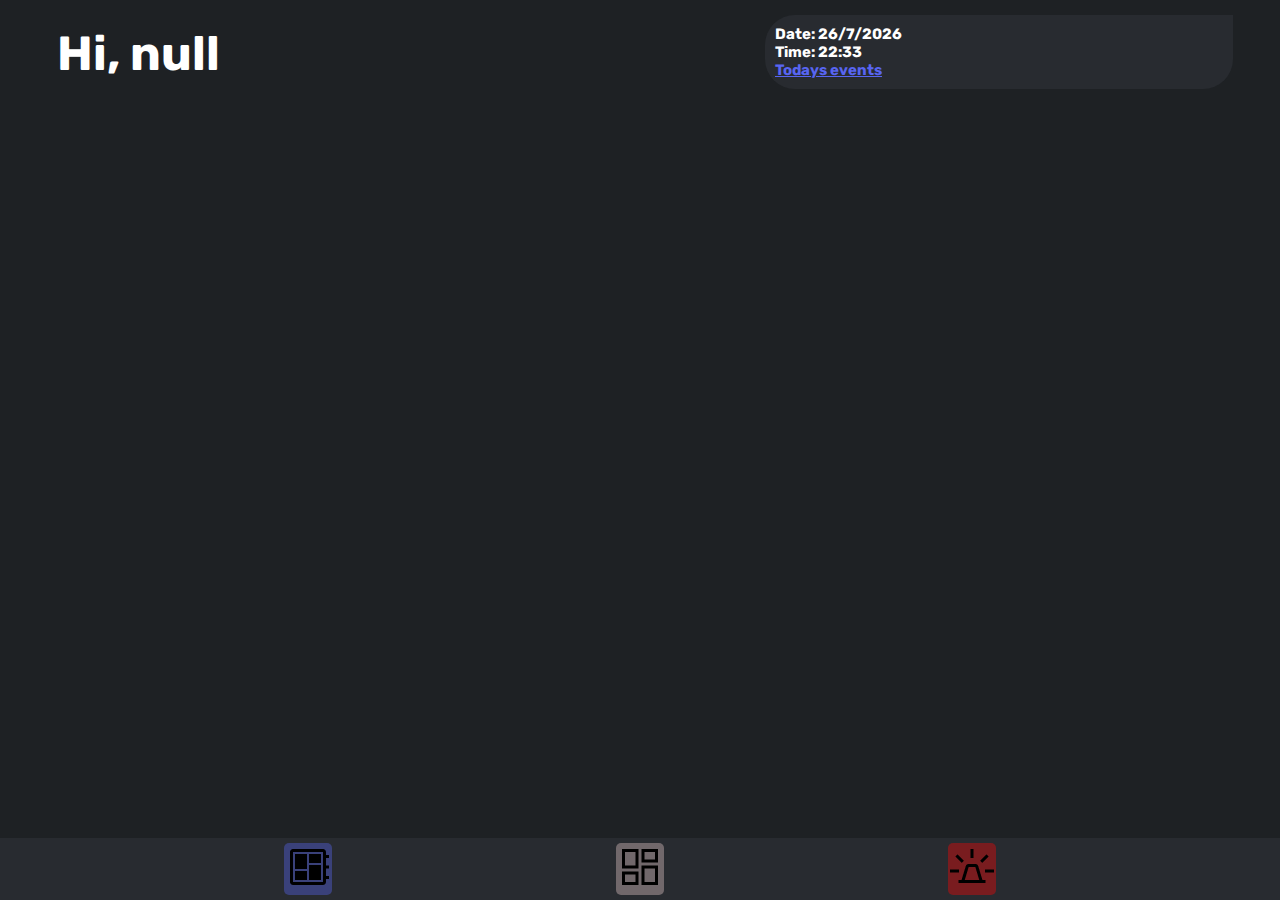
<file: index.html>
<!DOCTYPE html>
<html lang="en">

<head>
    <meta charset="UTF-8">
    <meta http-equiv="X-UA-Compatible" content="IE=edge">
    <meta name="viewport" content="width=device-width, initial-scale=1.0">
    <link rel="preconnect" href="https://fonts.googleapis.com">
    <!--<script>
        if ('serviceWorker' in navigator) {
            window.addEventListener('load', () => {
                navigator.serviceWorker.register('./sw.js')
            });
        }
    </script>-->
    <link rel="manifest" href="./manifest.json">
    <link rel="preconnect" href="https://fonts.gstatic.com" crossorigin>
    <link href="https://fonts.googleapis.com/css2?family=Rubik:wght@300&display=swap" rel="stylesheet">
    <link rel="stylesheet" href="./css/index.css">
    <title>Daily</title>
</head>


<body>
    <div class="checklist invisible">
        <header>
            <h1 id="checklist-headline"></h1>
            <img src="./img/closeX.png" alt="" onclick="removeChecklist()">
        </header>
        <ul id="checklist-list">
            <!--Hier ist der Content der Checkliste-->
        </ul>
    </div>
    <main id="main">
        <header>
            <h1 id="name-headline">Hi, </h1>
            <div class="basics-wrapper">
                <div class="basics">
                    <h3 id="dateelement">Date: </h3>
                    <h3 id="timeofday">Time: </h3>
                    <h3><a href="https://calendar.google.com/calendar/u/0/r/day">Todays events</a></h3>
                </div>

            </div>
        </header>
        <div class="dailys" id="dailys">
            <!--dailys-->
        </div>
    </main>

    <footer id="footer">
        <a href="./library.html">
            <div class="footer-item" id="library"><img src="./img/library.png" alt=""></div>
        </a>
        <a href="./index.html">
            <div class="footer-item" id="main-frame"><img src="./img/main-frame.png" alt=""></div>
        </a>
        <a href="./emergencyChecklist.html">
            <div class="footer-item" id="emergency"><img src="./img/emergency-light.png" alt=""></div>
        </a>
    </footer>
</body>
<script src="./js/basics.js"></script>
<script src="./js/displayMainFrame.js"></script>
<script src="./js/getChecklist.js"></script>
<script src="./js/name.js"></script>

</html>
</file>
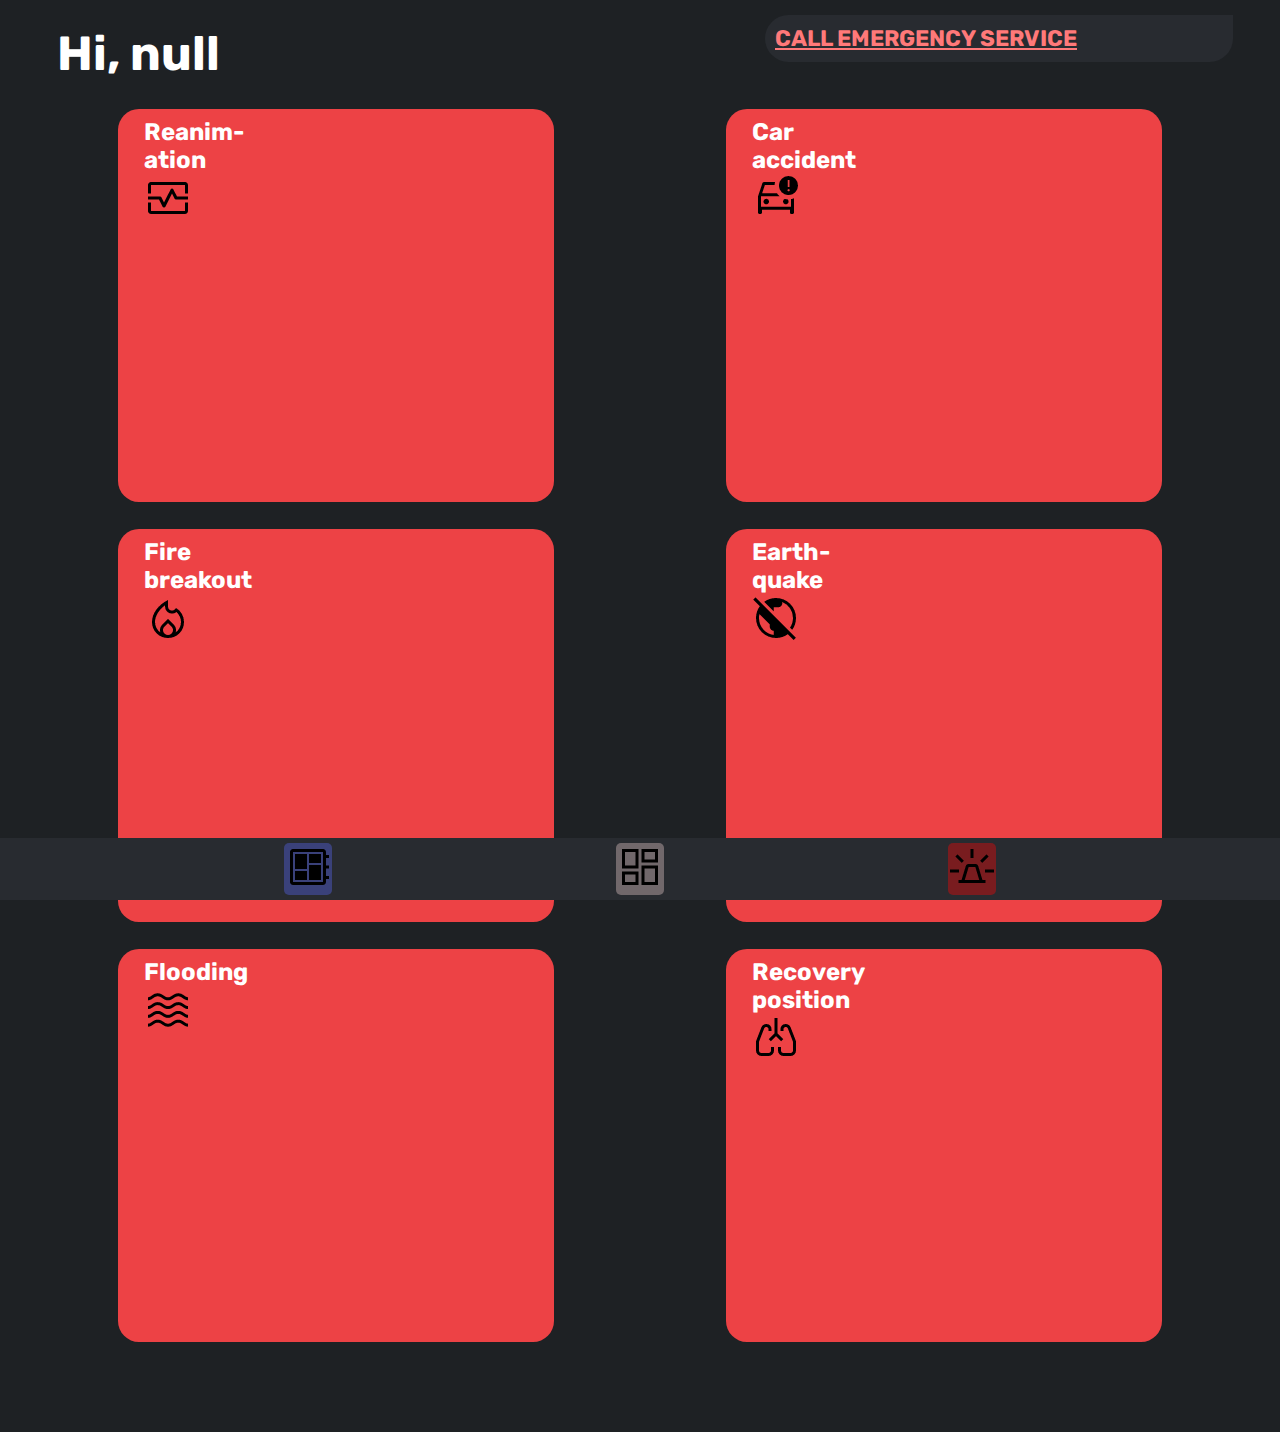
<file: emergencyChecklist.html>
<!DOCTYPE html>
<html lang="en">

<head>
    <meta charset="UTF-8">
    <meta http-equiv="X-UA-Compatible" content="IE=edge">
    <meta name="viewport" content="width=device-width, initial-scale=1.0">
    <link rel="stylesheet" href="./css/index.css">
    <link rel="stylesheet" href="./css/emergencyChecklist.css">

    <title>Medical emergency</title>
</head>

<body>

    <div class="checklist invisible">

        <!--Hier ist der Content der Checkliste-->
    </div>
    </div>

    <main id="main">

        <header>
            <h1 id="name-headline">Hi, </h1>
            <div class="basics-wrapper">
                <div class="basics">
                    <h3><a href="tel:122">CALL EMERGENCY SERVICE</a></h3>
                </div>

            </div>
        </header>

        <div class="dailys">
            <div class="daily" onclick="emergencyChecklist('reanimation')">
                <header>
                    <h2>Reanim- <br>ation</h2>
                </header>
                <img src="./img/puls.png" alt="">
            </div>

            <div class="daily" onclick="emergencyChecklist('caraccident')">
                <header>
                    <h2>Car <br>accident</h2>
                </header>
                <img src="./img/carAccident.png" alt="">
            </div>

            <div class="daily" onclick="emergencyChecklist('firebreakout')">
                <header>
                    <h2>Fire <br>breakout</h2>
                </header>
                <img src="./img/fire.png" alt="">
            </div>

            <div class="daily" onclick="emergencyChecklist('earthbreak')">
                <header>
                    <h2>Earth- <br>quake</h2>
                </header>
                <img src="./img/earthquake.png" alt="">
            </div>

            <div class="daily" onclick="emergencyChecklist('flooding')">
                <header>
                    <h2>Flooding</h2>
                </header>
                <img src="./img/water.png" alt="">
            </div>

            <div class="daily">
                <header>
                    <h2>Recovery <br> position</h2>
                </header>
                <img src="./img/lung.png" alt="">
            </div>
        </div>

    </main>

    <footer id="footer">
        <a href="./library.html">
            <div class="footer-item" id="library"><img src="./img/library.png" alt=""></div>
        </a>
        <a href="./index.html">
            <div class="footer-item" id="main-frame"><img src="./img/main-frame.png" alt=""></div>
        </a>
        <a href="./emergencyChecklist.html">
            <div class="footer-item" id="emergency"><img src="./img/emergency-light.png" alt=""></div>
        </a>
    </footer>
</body>
<script src="./js/emergencyChecklist.js"></script>
<script src="./js/name.js"></script>

</html>
</file>
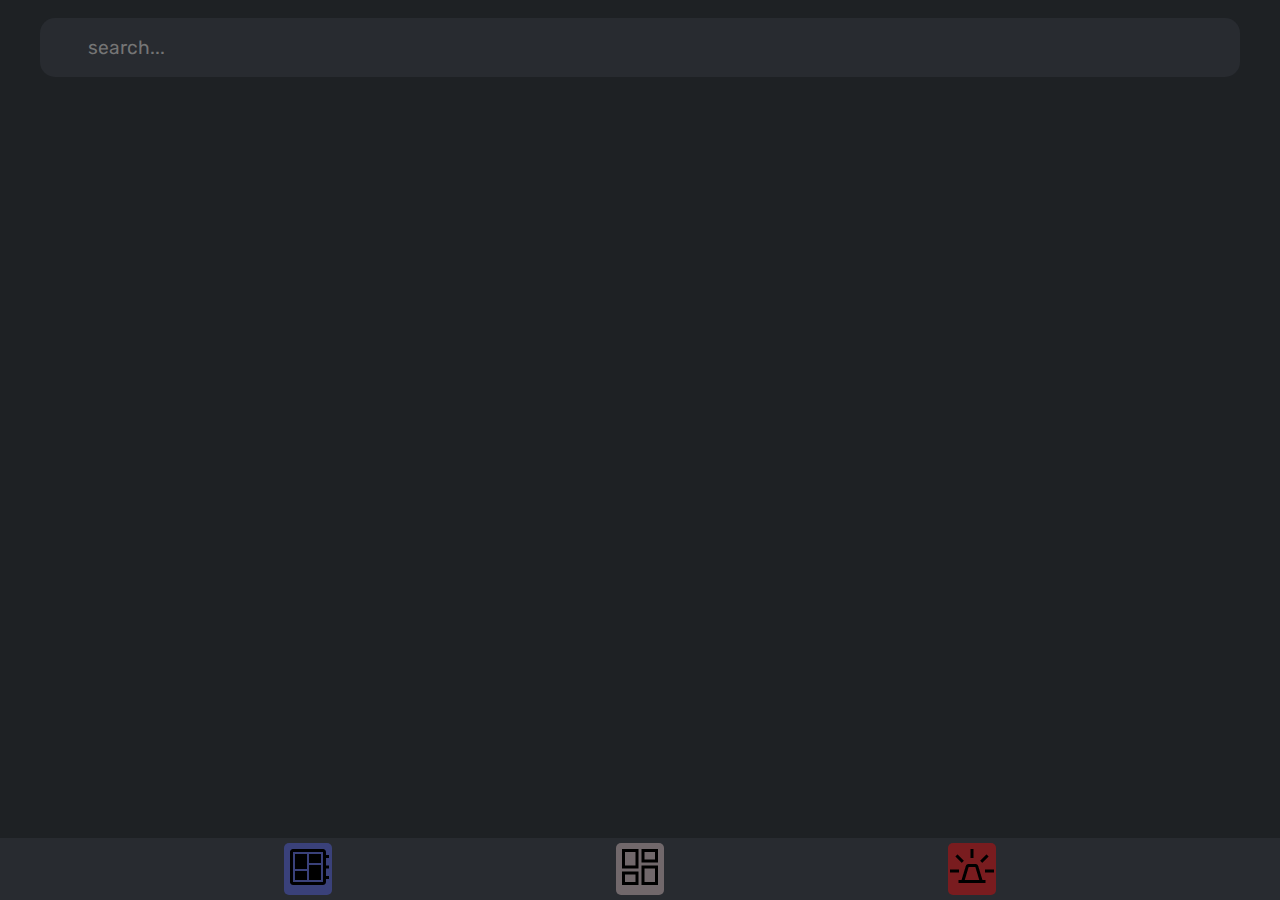
<file: library.html>
<!DOCTYPE html>
<html lang="en">

<head>
    <meta charset="UTF-8">
    <meta http-equiv="X-UA-Compatible" content="IE=edge">
    <meta name="viewport" content="width=device-width, initial-scale=1.0">
    <link rel="stylesheet" href="./css/index.css">
    <link rel="stylesheet" href="./css/library.css">
    <title>Library</title>
</head>

<body>
    <div class="checklist invisible">
        <header>
            <h1 id="checklist-headline"></h1>
            <img src="./img/closeX.png" alt="" onclick="removeChecklist()">
        </header>
        <ul id="checklist-list">
            <!--Hier ist der Content der Checkliste-->
        </ul>
    </div>
    <main id="main">
        <header>
            <input type="text" placeholder="search..." id="searchbar" data-search>
        </header>

        <div class="dailys" id="dailys">
        </div>
    </main>
    <footer id="footer">
        <a href="./library.html">
            <div class="footer-item" id="library"><img src="./img/library.png" alt=""></div>
        </a>
        <a href="./index.html">
            <div class="footer-item" id="main-frame"><img src="./img/main-frame.png" alt=""></div>
        </a>
        <a href="./emergencyChecklist.html">
            <div class="footer-item" id="emergency"><img src="./img/emergency-light.png" alt=""></div>
        </a>
    </footer>
    <script src="./js/getChecklist.js"></script>
    <script src="./js/displayAll.js"></script>
    <script src="./js/searchbar.js"></script>

</body>

</html>
</file>
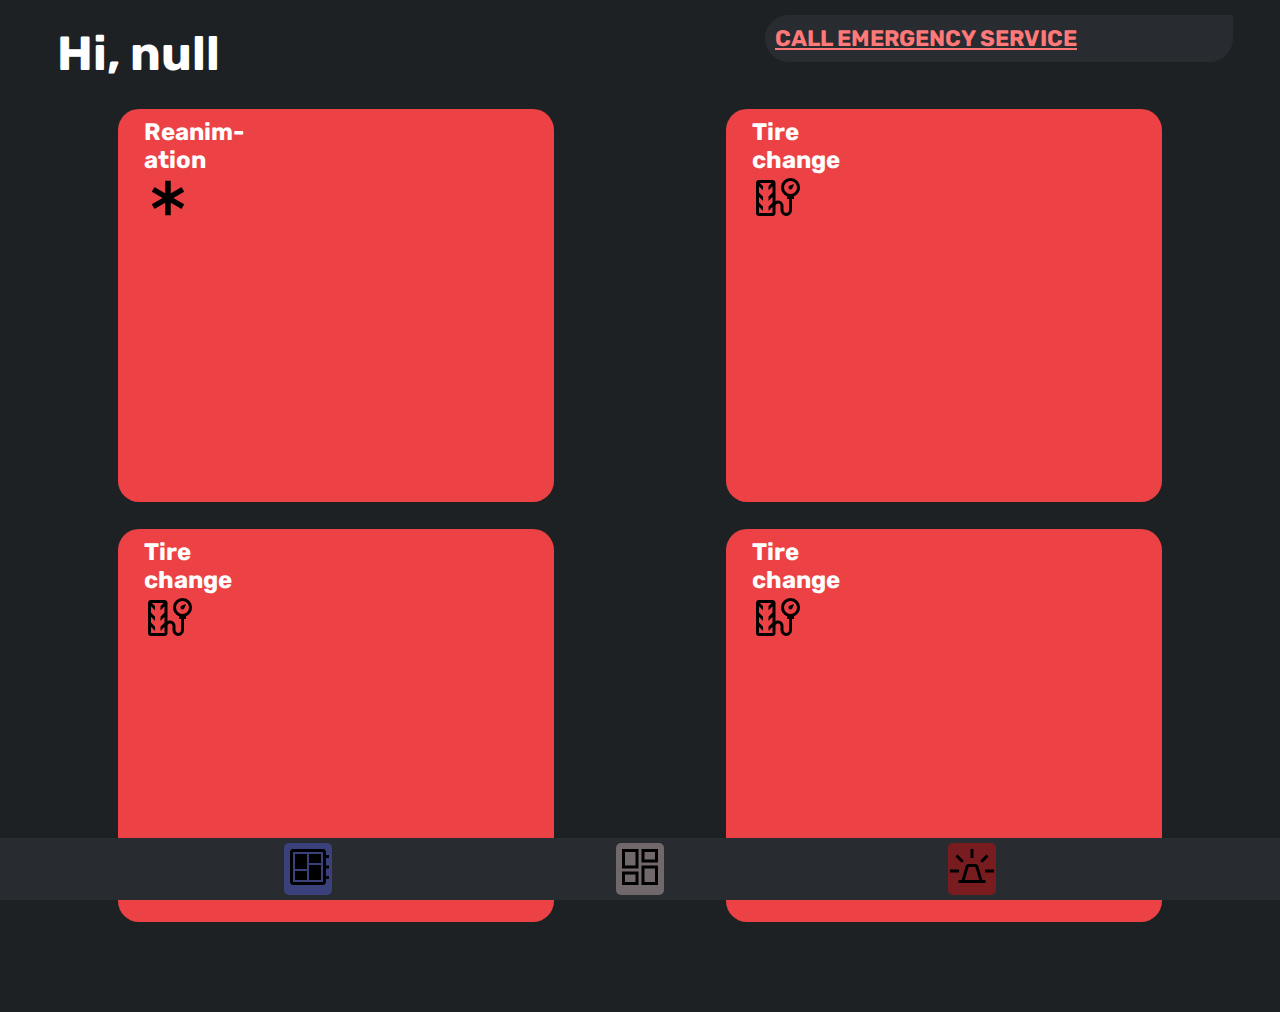
<file: medEmer.html>
<!DOCTYPE html>
<html lang="en">

<head>
    <meta charset="UTF-8">
    <meta http-equiv="X-UA-Compatible" content="IE=edge">
    <meta name="viewport" content="width=device-width, initial-scale=1.0">
    <link rel="stylesheet" href="./css/index.css">
    <link rel="stylesheet" href="./css/medEmer.css">

    <title>Medical emergency</title>
</head>

<body>
    <div class="checklist invisible">
        <header>
            <h1>Morning routine</h1>
            <img src="./img/closeX.png" alt="" onclick="removeChecklist()">
        </header>
        <ul id="checklist-list">
            <!--Hier ist der Content der Checkliste-->
        </ul>
    </div>
    <main id="main">
        <header>
            <h1 id="name-headline">Hi, </h1>
            <div class="basics-wrapper">
                <div class="basics">
                    <h3><a href="tel:122">CALL EMERGENCY SERVICE</a></h3>
                </div>

            </div>
        </header>
        <div class="dailys">
            <div class="daily">
                <header>
                    <h2>Reanim- <br>ation</h2>
                </header>

                <img src="./img/emergency.png" alt="">
            </div>

            <div class="daily">
                <header>
                    <h2>Tire <br>change</h2>
                </header>
                <img src="./img/tire-repair.png" alt="">
            </div>
            <div class="daily">
                <header>
                    <h2>Tire <br>change</h2>
                </header>
                <img src="./img/tire-repair.png" alt="">
            </div>
            <div class="daily">
                <header>
                    <h2>Tire <br>change</h2>
                </header>
                <img src="./img/tire-repair.png" alt="">
            </div>

        </div>
    </main>

    <footer id="footer">
        <a href=""><div class="footer-item" id="library"><img src="./img/library.png" alt=""></div></a>
        <a href="./index.html"><div class="footer-item" id="main-frame"><img src="./img/main-frame.png" alt=""></div></a>
        <a href="./medEmer.html"><div class="footer-item" id="emergency"><img src="./img/emergency-light.png" alt=""></div></a>
    </footer>
</body>
<script src="./js/basics.js"></script>
<script src="./js/name.js"></script>
</html>
</file>
<file: css/index.css>
@import url('https://fonts.googleapis.com/css2?family=Rubik:wght@300&display=swap');

* {
    margin: 0;
    padding: 0;
    font-family: 'Rubik', sans-serif;
}

body {
    background-color: #1E2124;
    color: white;
    margin-bottom: 10vh;
}

main {
    width: 95vw;
    margin: auto;
}

main header {
    display: flex;
    justify-content: space-between;

}

main header h1 {
    font-size: 48px;
    margin-left: 25px;
    margin-top: 25px;
    width: 40vw;
}

main header .basics-wrapper .basics {
    margin-right: 15px;
    margin-top: 15px;
    margin-left: 10vw;
    padding: 10px;
    background-color: #282B30;
    border-radius: 30px 0px 30px 30px;
    width: 35vw;
}

main header .basics-wrapper .basics h3,
main header .basics-wrapper .basics h3 a {
    font-size: 15px;
}

main header .basics-wrapper .basics h3 a {
    color: #5865F2;
}


main .dailys {
    display: grid;
    grid-template-columns: auto auto;
}

main .dailys .daily header {
    display: flex;
    justify-content: space-between;
}

main .dailys .daily {
    width: 30vw;
    height: 30vw;
    background: #5865F2;
    border-radius: 21px;
    margin: auto;
    margin-top: 3vh;
    padding-left: 2vw;
    padding-right: 2vw;
    padding-top: 1vh;
    font-size: 1rem;
    line-break: auto;
}

footer {
    background-color: #282B30;
    position: fixed;
    bottom: 0px;
    left: 0px;
    right: 0px;
    margin-bottom: 0px;
    display: flex;
    justify-content: space-evenly;
    padding-top: 0.3rem;
    padding-bottom: 0.3rem;

}

footer #library {
    background-color: #5865f262;
    border-radius: 5px;
}

footer #main-frame {
    background-color: #E7CACA62;
    border-radius: 5px;
}

footer #emergency {
    background-color: #fd050562;
    border-radius: 5px;
}

.checklist,
.removed-checklist {
    width: 100vw;
    height: 97vh;
    bottom: 0;
    left: 0;
    position: fixed;
    background-color: #282B30;
    border-radius: 20px 20px 0px 0px;
    overflow-y: scroll;
}

.checklist {
    animation: checklistAnim 0.3s normal none;
}

@keyframes checklistAnim {
    from {
        bottom: -100vh;
    }

    to {
        bottom: 0;
    }
}

.removed-checklist {
    animation: removeChecklistAnim 0.3s normal none;
}

@keyframes removeChecklistAnim {
    from {
        bottom: 0;
    }

    to {
        bottom: -100vh;
    }
}

.checklist header {
    display: flex;
    justify-content: space-between;
    margin: 1.3em;

}

.checklist header img {
    width: 48px;
    height: auto;
}

.checklist ul {
    margin: 2em;
    font-size: 1.2rem;
    line-height: 2rem;
}

.checklist ul li {
    font-weight: 700;
}

.checklist ul ol li {
    font-weight: lighter;
}

.checklist ul ol {
    list-style-type: circle;
    margin-left: 2rem;
}

.invisible {
    display: none;
}

/*check items just for testing*/
.check-item {
    display: flex;
    justify-content: space-between;
    width: 100%;
    list-style-type: none;
}


.check-item li:first-of-type {
    list-style-type: disc;
    position: relative;
    overflow: hidden;
    flex-grow: 1;
}

.check-item li:first-of-type::after {
    content: "";
    position: absolute;
    bottom: 3px;
    width: 100%;
    border-bottom: 3px dotted rgb(255, 255, 255);
}

.emptydaily {
    width: 30vw;
    height: 30vw;
    background: #5865f200;
    border-radius: 21px;
    margin: auto;
    margin-top: 3vh;
    padding-left: 2vw;
    padding-right: 2vw;
    padding-top: 1vh;
    font-size: 1rem;
    line-break: auto;
}
</file>
<file: css/emergencyChecklist.css>
* {
    margin: 0;
    padding: 0;
    font-family: 'Rubik', sans-serif;
}

body {
    overflow-y: scroll;
    margin-bottom: 10vh;
}

body::-webkit-scrollbar {
    display: none;
}

/* Hide scrollbar for IE, Edge and Firefox */
body {
    -ms-overflow-style: none;
    /* IE and Edge */
    scrollbar-width: none;
    /* Firefox */
}

main header .basics-wrapper .basics h3 a {
    font-size: 1.4rem;
    color: #FF7979;
}

main .dailys .daily {
    width: 30vw;
    height: 30vw;
    background: #ED4245;
    border-radius: 21px;
    margin: auto;
    margin-top: 3vh;
}

.checklist {
    overflow-y: scroll;
}
</file>
<file: css/library.css>
body {
    overflow-y: scroll;
    margin-bottom: 10vh;
}

body::-webkit-scrollbar {
    display: none;
}

/* Hide scrollbar for IE, Edge and Firefox */
body {
    -ms-overflow-style: none;
    /* IE and Edge */
    scrollbar-width: none;
    /* Firefox */
}

header input {
    margin: auto;
    margin-top: 2vh;
    width: 90vw;
    height: 6.5vh;
    border-radius: 15px;
    outline: none;
    border: none;
    background-color: #282B30;
    padding-left: 4%;
    font-size: 1.2rem;
    color: white;
}
</file>
<file: css/medEmer.css>
*{
    margin: 0;
    padding: 0;
    font-family: 'Rubik', sans-serif;
}
main header .basics-wrapper .basics h3 a{
    font-size: 1.4rem;
    color: #FF7979;
}
main .dailys .daily {
    width: 30vw;
    height: 30vw;
    background: #ED4245;
    border-radius: 21px;
    margin: auto;
    margin-top: 3vh;
}
</file>
